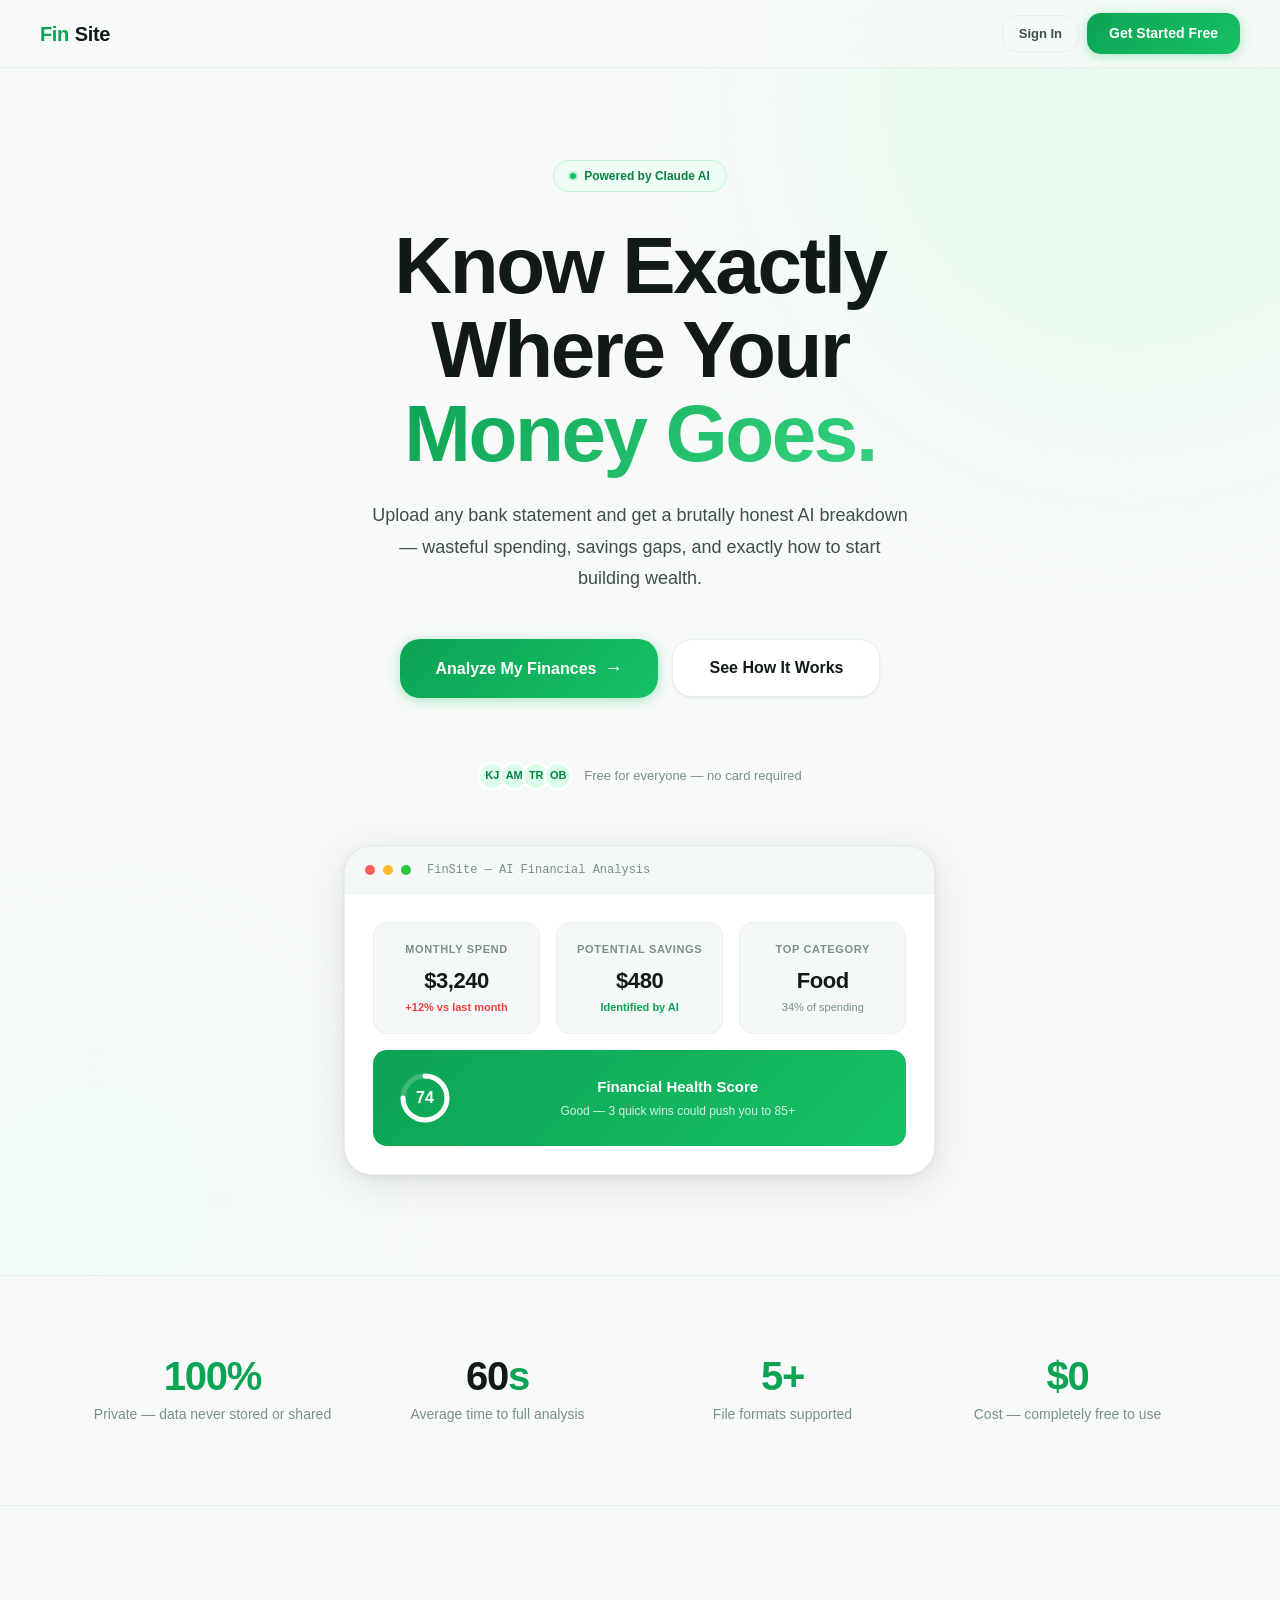
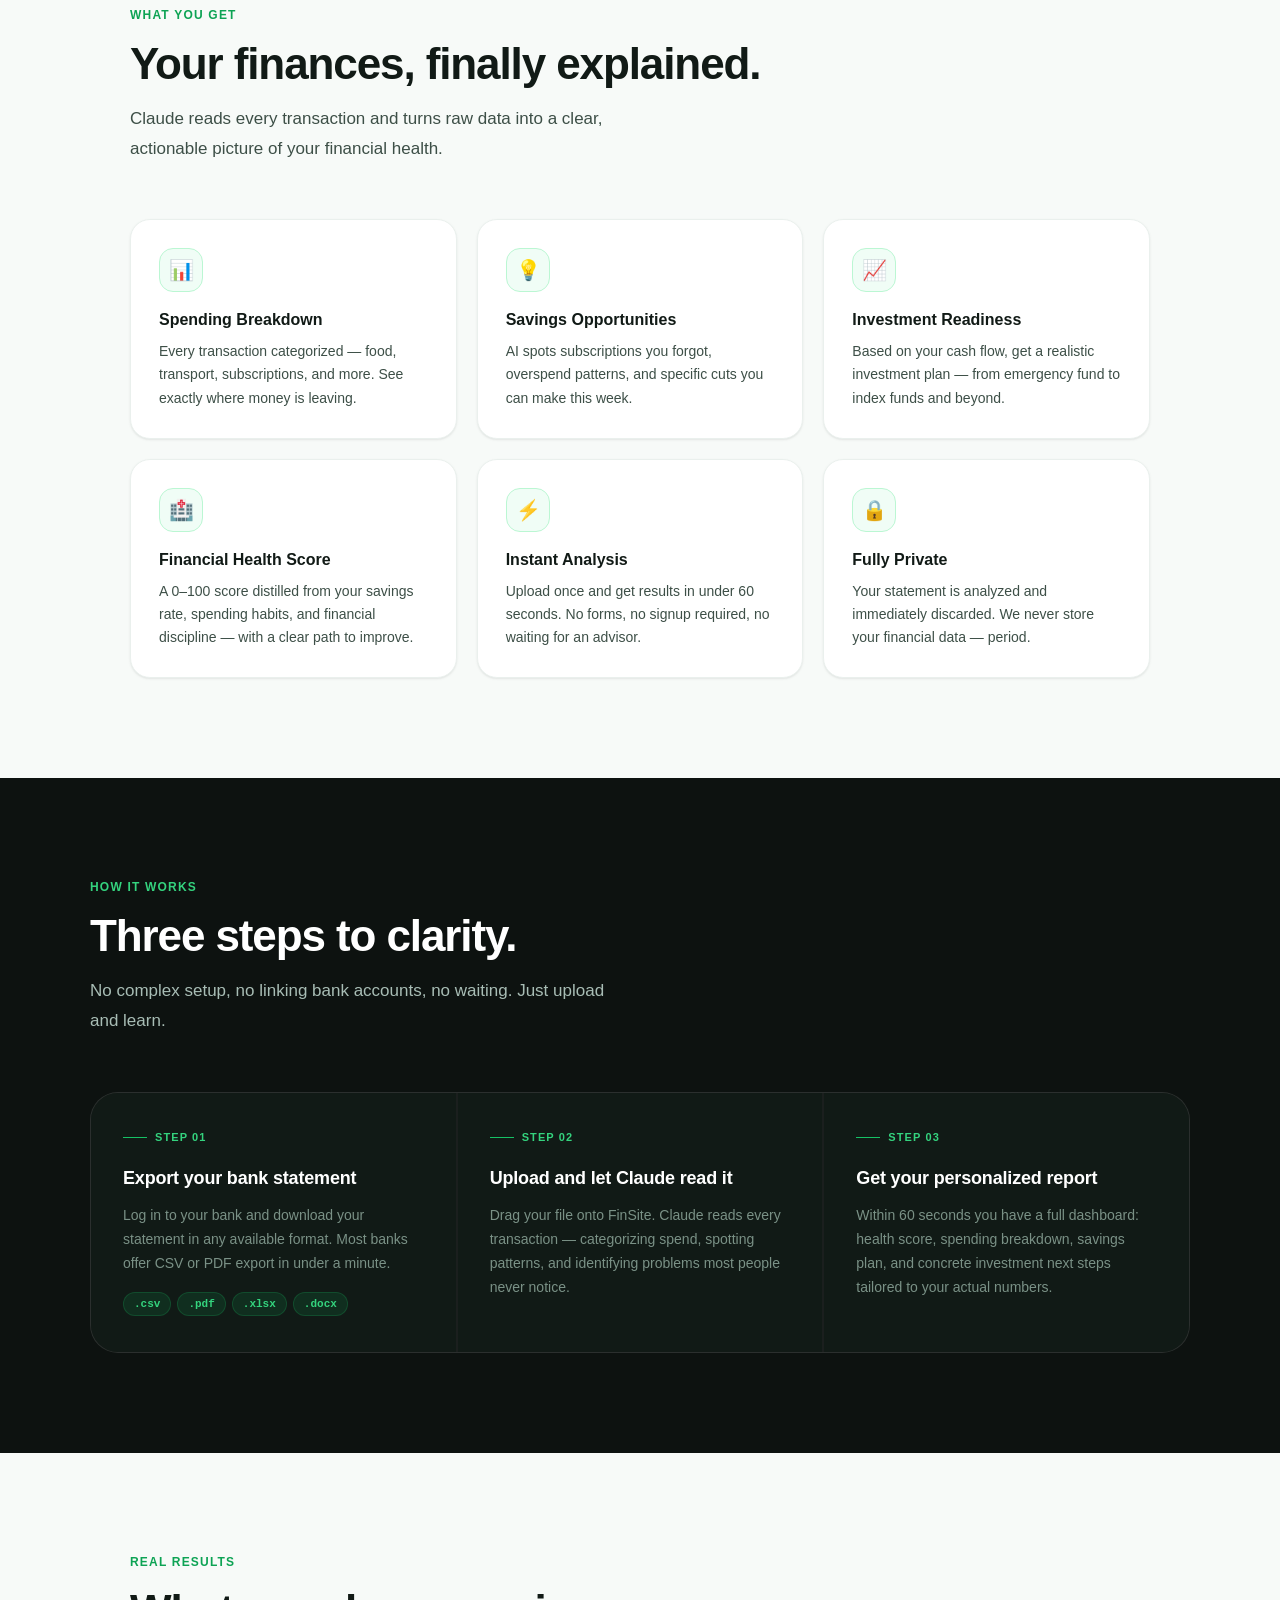
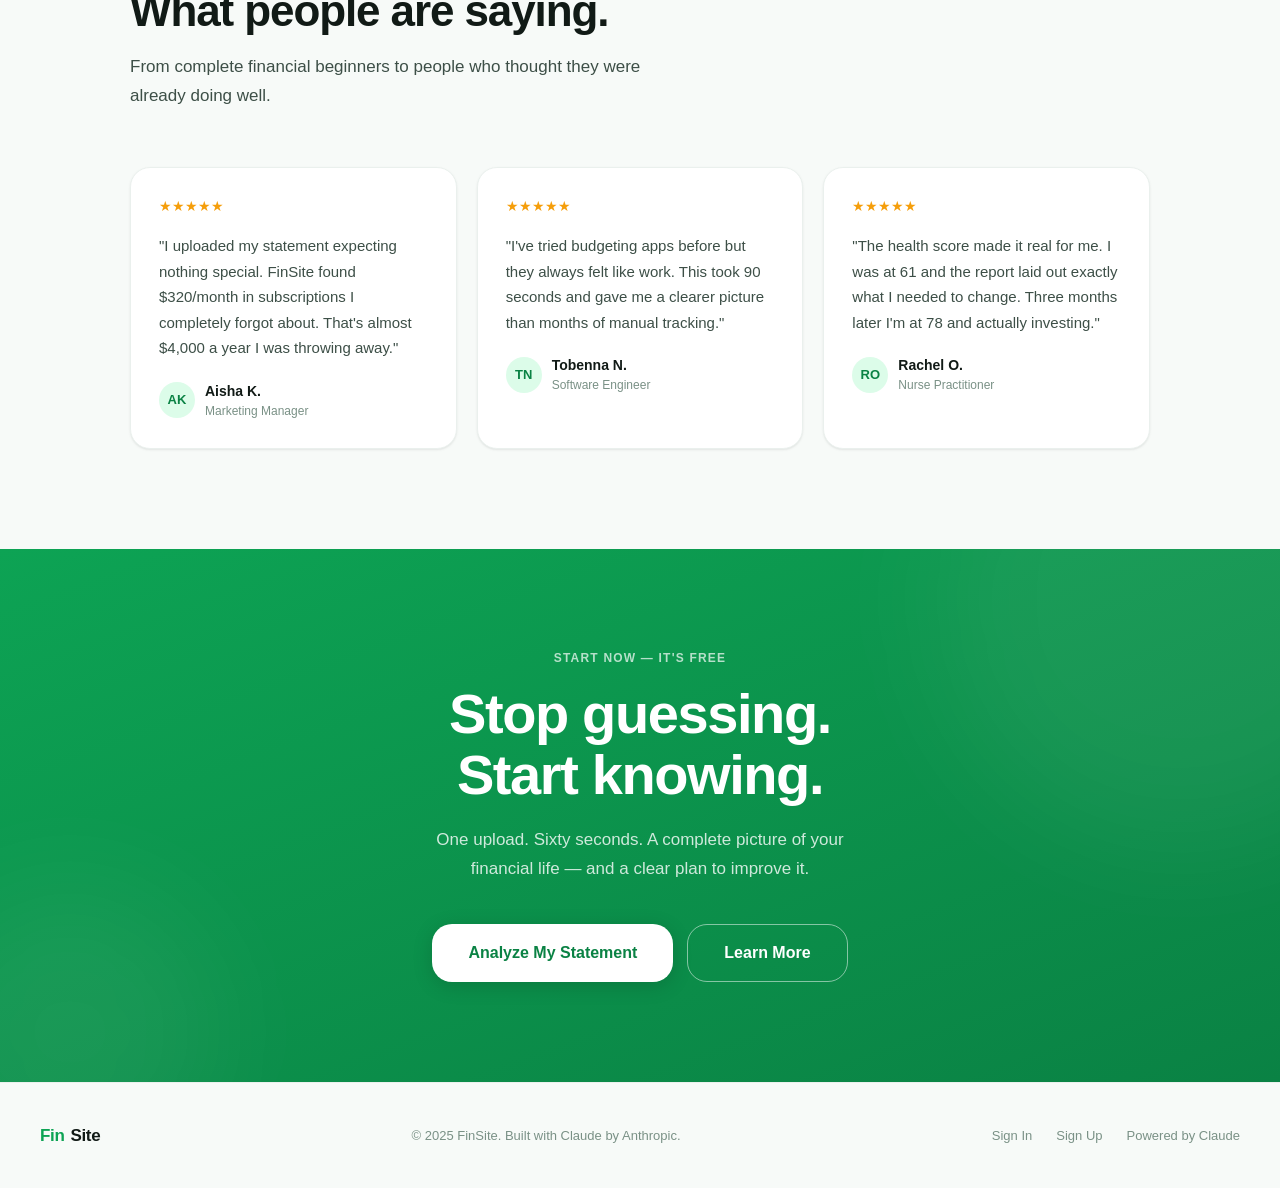
<file: landing.html>
<!DOCTYPE html>
<html lang="en">
<head>
  <meta charset="UTF-8" />
  <meta name="viewport" content="width=device-width, initial-scale=1.0" />
  <title>FinSite — AI Financial Analyzer</title>
  <meta name="description" content="Upload your bank statement and get a brutally honest AI breakdown of your spending, savings gaps, and investment opportunities. Powered by Claude." />

  <link rel="preconnect" href="https://fonts.googleapis.com" />
  <link rel="preconnect" href="https://fonts.gstatic.com" crossorigin />
  <link href="https://fonts.googleapis.com/css2?family=Outfit:wght@300;400;500;600;700;800&family=JetBrains+Mono:wght@300;400;500&display=swap" rel="stylesheet" />

  <meta http-equiv="Content-Security-Policy" content="
    default-src 'self';
    script-src 'self';
    style-src 'self' 'unsafe-inline' https://fonts.googleapis.com;
    font-src https://fonts.gstatic.com;
    img-src 'self' data:;
    connect-src 'self';
    frame-ancestors 'none';
    object-src 'none';
    base-uri 'self';
  ">

  <link rel="stylesheet" href="css/main.css" />
  <link rel="stylesheet" href="css/components.css" />

  <style>
    /* ── Landing-specific styles ── */
    body { overflow-x: hidden; }

    /* Nav */
    .land-nav {
      position: fixed; top: 0; left: 0; right: 0; z-index: 100;
      display: flex; align-items: center; justify-content: space-between;
      padding: 0 40px; height: 68px;
      background: rgba(247,250,248,0.85);
      backdrop-filter: blur(16px) saturate(160%);
      -webkit-backdrop-filter: blur(16px) saturate(160%);
      border-bottom: 1px solid var(--border-soft);
    }

    .land-logo {
      font-size: 20px; font-weight: 800; letter-spacing: -0.02em;
      display: flex; align-items: center; gap: 6px;
    }
    .land-logo .fin { color: var(--green-600); }

    .land-nav-links {
      display: flex; align-items: center; gap: 8px;
    }

    /* Hero */
    .hero {
      padding: 160px 40px 100px;
      display: flex; flex-direction: column; align-items: center; text-align: center;
      position: relative; overflow: hidden;
    }

    .hero-badge {
      display: inline-flex; align-items: center; gap: 8px;
      padding: 6px 16px; border-radius: 100px;
      background: var(--green-50); border: 1px solid var(--green-200);
      font-size: 12px; font-weight: 600; color: var(--green-700);
      margin-bottom: 32px;
    }
    .hero-badge .dot {
      width: 6px; height: 6px; border-radius: 50%;
      background: var(--green-500);
      box-shadow: 0 0 0 2px rgba(22,193,101,0.25);
    }

    .hero-heading {
      font-size: clamp(42px, 7vw, 80px);
      font-weight: 800;
      line-height: 1.05;
      letter-spacing: -0.03em;
      color: var(--gray-900);
      max-width: 800px;
      margin-bottom: 24px;
    }
    .hero-heading .accent {
      background: linear-gradient(135deg, var(--green-600), var(--green-400));
      -webkit-background-clip: text;
      -webkit-text-fill-color: transparent;
      background-clip: text;
    }

    .hero-sub {
      font-size: 18px; color: var(--text-secondary);
      line-height: 1.75; max-width: 540px;
      margin-bottom: 44px;
    }

    .hero-cta {
      display: flex; align-items: center; gap: 14px; flex-wrap: wrap;
      justify-content: center; margin-bottom: 64px;
    }

    .hero-social {
      display: flex; align-items: center; gap: 12px;
      font-size: 13px; color: var(--text-muted);
    }
    .avatar-stack {
      display: flex;
    }
    .avatar-stack span {
      width: 28px; height: 28px; border-radius: 50%;
      border: 2px solid var(--white);
      background: var(--green-100);
      display: flex; align-items: center; justify-content: center;
      font-size: 11px; font-weight: 700; color: var(--green-700);
      margin-left: -6px;
    }
    .avatar-stack span:first-child { margin-left: 0; }

    /* Hero preview card */
    .hero-preview {
      width: 100%; max-width: 720px;
      background: var(--white);
      border: 1px solid var(--border-soft);
      border-radius: var(--r-xl);
      box-shadow: var(--shadow-lg), 0 0 0 1px rgba(16,193,101,0.04);
      overflow: hidden;
      position: relative;
    }

    .preview-bar {
      display: flex; align-items: center; gap: 8px;
      padding: 14px 20px;
      border-bottom: 1px solid var(--border-soft);
      background: var(--gray-50);
    }
    .preview-dot {
      width: 10px; height: 10px; border-radius: 50%;
    }

    .preview-body {
      padding: 28px;
      display: grid; grid-template-columns: 1fr 1fr 1fr; gap: 16px;
    }

    .preview-stat {
      background: var(--gray-50);
      border: 1px solid var(--border-soft);
      border-radius: var(--r-md);
      padding: 18px 20px;
    }
    .preview-stat-label {
      font-size: 11px; font-weight: 600; color: var(--text-muted);
      text-transform: uppercase; letter-spacing: 0.06em;
      margin-bottom: 6px;
    }
    .preview-stat-value {
      font-size: 22px; font-weight: 800; color: var(--gray-900);
      letter-spacing: -0.02em;
    }
    .preview-stat-sub {
      font-size: 11px; color: var(--text-muted); margin-top: 2px;
    }
    .preview-stat-sub.green { color: var(--green-600); font-weight: 600; }
    .preview-stat-sub.red   { color: var(--red); font-weight: 600; }

    .preview-score {
      grid-column: span 3;
      display: flex; align-items: center; gap: 20px;
      background: linear-gradient(135deg, var(--green-600), var(--green-500));
      border-radius: var(--r-md);
      padding: 20px 24px;
      color: var(--white);
    }
    .score-ring-sm {
      flex-shrink: 0;
      display: flex; align-items: center; justify-content: center;
      width: 56px; height: 56px; position: relative;
    }
    .score-ring-sm svg { position: absolute; }
    .score-ring-sm .score-num {
      font-size: 16px; font-weight: 800; position: relative; z-index: 1;
    }
    .preview-score-text {
      flex: 1;
    }
    .preview-score-title {
      font-size: 15px; font-weight: 700; margin-bottom: 4px;
    }
    .preview-score-sub {
      font-size: 12px; opacity: 0.8;
    }

    /* Background blobs */
    .bg-blob {
      position: absolute; border-radius: 50%;
      filter: blur(90px); pointer-events: none; z-index: 0;
    }

    /* Section wrapper */
    .section {
      padding: 100px 40px;
      max-width: 1100px;
      margin: 0 auto;
    }

    .section-label {
      font-size: 12px; font-weight: 700; letter-spacing: 0.1em;
      text-transform: uppercase; color: var(--green-600);
      margin-bottom: 16px;
    }

    .section-title {
      font-size: clamp(28px, 4vw, 44px);
      font-weight: 800; letter-spacing: -0.025em;
      color: var(--gray-900); line-height: 1.1;
      margin-bottom: 16px;
    }

    .section-sub {
      font-size: 17px; color: var(--text-secondary);
      line-height: 1.75; max-width: 520px;
    }

    /* Features grid */
    .features-grid {
      display: grid;
      grid-template-columns: repeat(3, 1fr);
      gap: 20px;
      margin-top: 56px;
    }

    .feature-card {
      background: var(--white);
      border: 1px solid var(--border-soft);
      border-radius: var(--r-lg);
      padding: 28px;
      box-shadow: var(--shadow-xs);
      transition: box-shadow 0.25s, transform 0.25s, border-color 0.25s;
    }
    .feature-card:hover {
      box-shadow: var(--shadow-md);
      transform: translateY(-3px);
      border-color: var(--accent-border);
    }

    .feature-icon {
      width: 44px; height: 44px; border-radius: var(--r-md);
      background: var(--green-50); border: 1px solid var(--green-200);
      display: flex; align-items: center; justify-content: center;
      font-size: 20px; margin-bottom: 16px;
    }

    .feature-title {
      font-size: 16px; font-weight: 700; color: var(--gray-900);
      margin-bottom: 8px;
    }

    .feature-desc {
      font-size: 14px; color: var(--text-secondary); line-height: 1.65;
    }

    /* How it works */
    .steps-section {
      background: var(--gray-950);
      padding: 100px 40px;
      position: relative; overflow: hidden;
    }

    .steps-inner {
      max-width: 1100px; margin: 0 auto;
    }

    .steps-section .section-label { color: var(--green-400); }
    .steps-section .section-title { color: var(--white); }
    .steps-section .section-sub { color: var(--gray-300); }

    .steps-grid {
      display: grid; grid-template-columns: repeat(3, 1fr);
      gap: 2px; margin-top: 56px;
      background: rgba(255,255,255,0.06);
      border-radius: var(--r-xl);
      overflow: hidden;
      border: 1px solid rgba(255,255,255,0.07);
    }

    .step-card {
      padding: 36px 32px;
      background: var(--gray-900);
      position: relative;
    }

    .step-number {
      font-size: 11px; font-weight: 700; color: var(--green-400);
      letter-spacing: 0.1em; text-transform: uppercase;
      margin-bottom: 20px; display: flex; align-items: center; gap: 8px;
    }
    .step-number::before {
      content: '';
      display: block; width: 24px; height: 1px;
      background: var(--green-500);
    }

    .step-title {
      font-size: 18px; font-weight: 700; color: var(--white);
      margin-bottom: 12px; letter-spacing: -0.01em;
    }

    .step-desc {
      font-size: 14px; color: var(--gray-400); line-height: 1.7;
    }

    .step-formats {
      display: flex; gap: 6px; flex-wrap: wrap; margin-top: 16px;
    }
    .step-format-chip {
      padding: 3px 10px; border-radius: 100px;
      background: rgba(22,193,101,0.12);
      border: 1px solid rgba(22,193,101,0.2);
      font-size: 11px; font-weight: 600;
      color: var(--green-400);
      font-family: 'JetBrains Mono', monospace;
    }

    /* Stats strip */
    .stats-section {
      padding: 80px 40px;
      border-top: 1px solid var(--border-soft);
      border-bottom: 1px solid var(--border-soft);
    }
    .stats-inner {
      max-width: 1100px; margin: 0 auto;
      display: grid; grid-template-columns: repeat(4, 1fr);
      gap: 40px; text-align: center;
    }
    .stat-value {
      font-size: 40px; font-weight: 800; letter-spacing: -0.03em;
      color: var(--gray-900); line-height: 1;
      margin-bottom: 8px;
    }
    .stat-value .stat-accent { color: var(--green-600); }
    .stat-label {
      font-size: 14px; color: var(--text-muted); line-height: 1.5;
    }

    /* Testimonials */
    .testimonials-grid {
      display: grid; grid-template-columns: repeat(3, 1fr);
      gap: 20px; margin-top: 56px;
    }

    .testimonial-card {
      background: var(--white);
      border: 1px solid var(--border-soft);
      border-radius: var(--r-lg);
      padding: 28px;
      box-shadow: var(--shadow-xs);
    }

    .testimonial-stars {
      display: flex; gap: 3px; margin-bottom: 16px;
      color: #f59e0b; font-size: 14px;
    }

    .testimonial-text {
      font-size: 15px; color: var(--text-secondary);
      line-height: 1.7; margin-bottom: 20px;
    }

    .testimonial-author {
      display: flex; align-items: center; gap: 10px;
    }
    .testimonial-avatar {
      width: 36px; height: 36px; border-radius: 50%;
      background: var(--green-100);
      display: flex; align-items: center; justify-content: center;
      font-size: 13px; font-weight: 700; color: var(--green-700);
      flex-shrink: 0;
    }
    .testimonial-name {
      font-size: 14px; font-weight: 600; color: var(--gray-900);
    }
    .testimonial-role {
      font-size: 12px; color: var(--text-muted);
    }

    /* CTA section */
    .cta-section {
      padding: 100px 40px;
      background: linear-gradient(160deg, var(--green-600) 0%, var(--green-700) 100%);
      text-align: center; position: relative; overflow: hidden;
    }

    .cta-section .section-label {
      color: rgba(255,255,255,0.7);
    }
    .cta-heading {
      font-size: clamp(32px, 5vw, 56px);
      font-weight: 800; letter-spacing: -0.025em;
      color: var(--white); line-height: 1.1;
      margin-bottom: 20px; max-width: 640px; margin-left: auto; margin-right: auto;
    }
    .cta-sub {
      font-size: 17px; color: rgba(255,255,255,0.8);
      line-height: 1.7; max-width: 440px;
      margin: 0 auto 40px;
    }

    .btn-white {
      background: var(--white);
      color: var(--green-700);
      font-weight: 700;
      box-shadow: 0 4px 20px rgba(0,0,0,0.15);
    }
    .btn-white:hover {
      transform: translateY(-2px);
      box-shadow: 0 8px 32px rgba(0,0,0,0.2);
    }

    .btn-outline-white {
      background: transparent;
      color: var(--white);
      border: 1.5px solid rgba(255,255,255,0.5);
      font-weight: 600;
    }
    .btn-outline-white:hover {
      background: rgba(255,255,255,0.1);
      border-color: rgba(255,255,255,0.8);
    }

    /* Footer */
    .land-footer {
      padding: 40px;
      border-top: 1px solid var(--border-soft);
      display: flex; align-items: center; justify-content: space-between;
      flex-wrap: wrap; gap: 16px;
    }
    .footer-copy {
      font-size: 13px; color: var(--text-muted);
    }
    .footer-links {
      display: flex; gap: 24px;
    }
    .footer-links a {
      font-size: 13px; color: var(--text-muted);
      transition: color 0.2s;
    }
    .footer-links a:hover { color: var(--text-secondary); }

    /* Responsive */
    @media (max-width: 900px) {
      .land-nav { padding: 0 20px; }
      .hero { padding: 130px 20px 80px; }
      .features-grid { grid-template-columns: 1fr 1fr; }
      .steps-grid { grid-template-columns: 1fr; }
      .stats-inner { grid-template-columns: 1fr 1fr; }
      .testimonials-grid { grid-template-columns: 1fr; }
      .preview-body { grid-template-columns: 1fr 1fr; }
      .preview-score { grid-column: span 2; }
      .section { padding: 70px 20px; }
      .steps-section { padding: 70px 20px; }
      .stats-section { padding: 60px 20px; }
      .cta-section { padding: 70px 20px; }
      .land-footer { padding: 32px 20px; }
    }
    @media (max-width: 600px) {
      .features-grid { grid-template-columns: 1fr; }
      .stats-inner { grid-template-columns: 1fr 1fr; gap: 24px; }
      .hero-cta { flex-direction: column; }
      .preview-body { grid-template-columns: 1fr; }
      .preview-score { grid-column: span 1; }
    }
  </style>
</head>
<body>

  <!-- Nav -->
  <nav class="land-nav">
    <div class="land-logo">
      <span class="fin">Fin</span>Site
    </div>
    <div class="land-nav-links">
      <a href="auth.html" class="btn btn-ghost">Sign In</a>
      <a href="auth.html" class="btn btn-primary" style="font-size:14px;padding:10px 22px;">Get Started Free</a>
    </div>
  </nav>

  <!-- Hero -->
  <section class="hero">
    <!-- background blobs -->
    <div class="bg-blob" style="width:600px;height:600px;top:-200px;right:-150px;background:var(--green-100);opacity:0.5;"></div>
    <div class="bg-blob" style="width:350px;height:350px;bottom:-100px;left:-80px;background:var(--green-50);opacity:0.7;"></div>

    <div style="position:relative;z-index:1;display:flex;flex-direction:column;align-items:center;">
      <div class="hero-badge animate-fadeUp">
        <span class="dot"></span>
        Powered by Claude AI
      </div>

      <h1 class="hero-heading animate-fadeUp delay-1">
        Know Exactly<br/>Where Your<br/><span class="accent">Money Goes.</span>
      </h1>

      <p class="hero-sub animate-fadeUp delay-2">
        Upload any bank statement and get a brutally honest AI breakdown — wasteful spending, savings gaps, and exactly how to start building wealth.
      </p>

      <div class="hero-cta animate-fadeUp delay-3">
        <a href="auth.html" class="btn btn-primary btn-lg">
          Analyze My Finances
          <span style="font-size:18px;">→</span>
        </a>
        <a href="#how-it-works" class="btn btn-secondary btn-lg">See How It Works</a>
      </div>

      <div class="hero-social animate-fadeUp delay-4">
        <div class="avatar-stack">
          <span>KJ</span>
          <span>AM</span>
          <span>TR</span>
          <span>OB</span>
        </div>
        <span>Free for everyone &mdash; no card required</span>
      </div>

      <!-- Dashboard preview -->
      <div class="hero-preview animate-scaleIn delay-5" style="margin-top:56px;">
        <div class="preview-bar">
          <div class="preview-dot" style="background:#ff5f57;"></div>
          <div class="preview-dot" style="background:#febc2e;"></div>
          <div class="preview-dot" style="background:#28c840;"></div>
          <span style="font-size:12px;color:var(--text-muted);margin-left:8px;font-family:'JetBrains Mono',monospace;">FinSite — AI Financial Analysis</span>
        </div>
        <div class="preview-body">
          <div class="preview-stat">
            <div class="preview-stat-label">Monthly Spend</div>
            <div class="preview-stat-value">$3,240</div>
            <div class="preview-stat-sub red">+12% vs last month</div>
          </div>
          <div class="preview-stat">
            <div class="preview-stat-label">Potential Savings</div>
            <div class="preview-stat-value">$480</div>
            <div class="preview-stat-sub green">Identified by AI</div>
          </div>
          <div class="preview-stat">
            <div class="preview-stat-label">Top Category</div>
            <div class="preview-stat-value">Food</div>
            <div class="preview-stat-sub" style="color:var(--text-muted);">34% of spending</div>
          </div>
          <div class="preview-score">
            <div class="score-ring-sm">
              <svg width="56" height="56" viewBox="0 0 56 56">
                <circle cx="28" cy="28" r="22" fill="none" stroke="rgba(255,255,255,0.2)" stroke-width="5"/>
                <circle cx="28" cy="28" r="22" fill="none" stroke="white" stroke-width="5"
                  stroke-dasharray="138" stroke-dashoffset="35"
                  stroke-linecap="round" transform="rotate(-90 28 28)"/>
              </svg>
              <span class="score-num">74</span>
            </div>
            <div class="preview-score-text">
              <div class="preview-score-title">Financial Health Score</div>
              <div class="preview-score-sub">Good — 3 quick wins could push you to 85+</div>
            </div>
          </div>
        </div>
      </div>
    </div>
  </section>

  <!-- Stats -->
  <div class="stats-section">
    <div class="stats-inner">
      <div class="animate-fadeUp">
        <div class="stat-value"><span class="stat-accent">100%</span></div>
        <div class="stat-label">Private — data never stored or shared</div>
      </div>
      <div class="animate-fadeUp delay-1">
        <div class="stat-value">60<span class="stat-accent">s</span></div>
        <div class="stat-label">Average time to full analysis</div>
      </div>
      <div class="animate-fadeUp delay-2">
        <div class="stat-value"><span class="stat-accent">5+</span></div>
        <div class="stat-label">File formats supported</div>
      </div>
      <div class="animate-fadeUp delay-3">
        <div class="stat-value"><span class="stat-accent">$0</span></div>
        <div class="stat-label">Cost — completely free to use</div>
      </div>
    </div>
  </div>

  <!-- Features -->
  <div class="section">
    <div class="section-label">What You Get</div>
    <h2 class="section-title">Your finances, finally explained.</h2>
    <p class="section-sub">Claude reads every transaction and turns raw data into a clear, actionable picture of your financial health.</p>

    <div class="features-grid">
      <div class="feature-card animate-fadeUp">
        <div class="feature-icon">📊</div>
        <div class="feature-title">Spending Breakdown</div>
        <div class="feature-desc">Every transaction categorized — food, transport, subscriptions, and more. See exactly where money is leaving.</div>
      </div>
      <div class="feature-card animate-fadeUp delay-1">
        <div class="feature-icon">💡</div>
        <div class="feature-title">Savings Opportunities</div>
        <div class="feature-desc">AI spots subscriptions you forgot, overspend patterns, and specific cuts you can make this week.</div>
      </div>
      <div class="feature-card animate-fadeUp delay-2">
        <div class="feature-icon">📈</div>
        <div class="feature-title">Investment Readiness</div>
        <div class="feature-desc">Based on your cash flow, get a realistic investment plan — from emergency fund to index funds and beyond.</div>
      </div>
      <div class="feature-card animate-fadeUp delay-3">
        <div class="feature-icon">🏥</div>
        <div class="feature-title">Financial Health Score</div>
        <div class="feature-desc">A 0–100 score distilled from your savings rate, spending habits, and financial discipline — with a clear path to improve.</div>
      </div>
      <div class="feature-card animate-fadeUp delay-4">
        <div class="feature-icon">⚡</div>
        <div class="feature-title">Instant Analysis</div>
        <div class="feature-desc">Upload once and get results in under 60 seconds. No forms, no signup required, no waiting for an advisor.</div>
      </div>
      <div class="feature-card animate-fadeUp delay-5">
        <div class="feature-icon">🔒</div>
        <div class="feature-title">Fully Private</div>
        <div class="feature-desc">Your statement is analyzed and immediately discarded. We never store your financial data — period.</div>
      </div>
    </div>
  </div>

  <!-- How it works -->
  <section class="steps-section" id="how-it-works">
    <div class="steps-inner">
      <div class="section-label">How It Works</div>
      <h2 class="section-title">Three steps to clarity.</h2>
      <p class="section-sub" style="color:var(--gray-300);">No complex setup, no linking bank accounts, no waiting. Just upload and learn.</p>

      <div class="steps-grid">
        <div class="step-card">
          <div class="step-number">Step 01</div>
          <div class="step-title">Export your bank statement</div>
          <div class="step-desc">Log in to your bank and download your statement in any available format. Most banks offer CSV or PDF export in under a minute.</div>
          <div class="step-formats">
            <span class="step-format-chip">.csv</span>
            <span class="step-format-chip">.pdf</span>
            <span class="step-format-chip">.xlsx</span>
            <span class="step-format-chip">.docx</span>
          </div>
        </div>
        <div class="step-card">
          <div class="step-number">Step 02</div>
          <div class="step-title">Upload and let Claude read it</div>
          <div class="step-desc">Drag your file onto FinSite. Claude reads every transaction — categorizing spend, spotting patterns, and identifying problems most people never notice.</div>
        </div>
        <div class="step-card">
          <div class="step-number">Step 03</div>
          <div class="step-title">Get your personalized report</div>
          <div class="step-desc">Within 60 seconds you have a full dashboard: health score, spending breakdown, savings plan, and concrete investment next steps tailored to your actual numbers.</div>
        </div>
      </div>
    </div>
  </section>

  <!-- Testimonials -->
  <div class="section">
    <div class="section-label">Real Results</div>
    <h2 class="section-title">What people are saying.</h2>
    <p class="section-sub">From complete financial beginners to people who thought they were already doing well.</p>

    <div class="testimonials-grid">
      <div class="testimonial-card animate-fadeUp">
        <div class="testimonial-stars">★★★★★</div>
        <p class="testimonial-text">"I uploaded my statement expecting nothing special. FinSite found $320/month in subscriptions I completely forgot about. That's almost $4,000 a year I was throwing away."</p>
        <div class="testimonial-author">
          <div class="testimonial-avatar">AK</div>
          <div>
            <div class="testimonial-name">Aisha K.</div>
            <div class="testimonial-role">Marketing Manager</div>
          </div>
        </div>
      </div>
      <div class="testimonial-card animate-fadeUp delay-2">
        <div class="testimonial-stars">★★★★★</div>
        <p class="testimonial-text">"I've tried budgeting apps before but they always felt like work. This took 90 seconds and gave me a clearer picture than months of manual tracking."</p>
        <div class="testimonial-author">
          <div class="testimonial-avatar">TN</div>
          <div>
            <div class="testimonial-name">Tobenna N.</div>
            <div class="testimonial-role">Software Engineer</div>
          </div>
        </div>
      </div>
      <div class="testimonial-card animate-fadeUp delay-4">
        <div class="testimonial-stars">★★★★★</div>
        <p class="testimonial-text">"The health score made it real for me. I was at 61 and the report laid out exactly what I needed to change. Three months later I'm at 78 and actually investing."</p>
        <div class="testimonial-author">
          <div class="testimonial-avatar">RO</div>
          <div>
            <div class="testimonial-name">Rachel O.</div>
            <div class="testimonial-role">Nurse Practitioner</div>
          </div>
        </div>
      </div>
    </div>
  </div>

  <!-- CTA -->
  <section class="cta-section">
    <div style="position:relative;z-index:1;">
      <div class="section-label animate-fadeUp">Start Now — It's Free</div>
      <h2 class="cta-heading animate-fadeUp delay-1">Stop guessing.<br/>Start knowing.</h2>
      <p class="cta-sub animate-fadeUp delay-2">One upload. Sixty seconds. A complete picture of your financial life — and a clear plan to improve it.</p>
      <div style="display:flex;gap:14px;justify-content:center;flex-wrap:wrap;" class="animate-fadeUp delay-3">
        <a href="auth.html" class="btn btn-white btn-lg">Analyze My Statement</a>
        <a href="#how-it-works" class="btn btn-outline-white btn-lg">Learn More</a>
      </div>
    </div>
    <!-- decorative blobs -->
    <div class="bg-blob" style="width:500px;height:500px;top:-200px;right:-150px;background:rgba(255,255,255,0.06);filter:blur(60px);"></div>
    <div class="bg-blob" style="width:300px;height:300px;bottom:-100px;left:-80px;background:rgba(255,255,255,0.06);filter:blur(60px);"></div>
  </section>

  <!-- Footer -->
  <footer class="land-footer">
    <div class="land-logo" style="font-size:17px;">
      <span class="fin">Fin</span>Site
    </div>
    <div class="footer-copy">
      &copy; 2025 FinSite. Built with Claude by Anthropic.
    </div>
    <div class="footer-links">
      <a href="auth.html">Sign In</a>
      <a href="auth.html">Sign Up</a>
      <a href="https://anthropic.com" target="_blank" rel="noopener noreferrer">Powered by Claude</a>
    </div>
  </footer>

</body>
</html>
</file>
<file: css/main.css>
/* ═══════════════════════════════════════════
   FINSITE — main.css
   Global reset, variables, typography
═══════════════════════════════════════════ */

@import url('https://fonts.googleapis.com/css2?family=Outfit:wght@300;400;500;600;700;800&family=JetBrains+Mono:wght@300;400;500&display=swap');

/* ── CSS Variables ── */
:root {
  /* Greens */
  --green-50:  #f0fdf6;
  --green-100: #dcfce9;
  --green-200: #bbf7d3;
  --green-400: #34d37e;
  --green-500: #16c165;
  --green-600: #0da354;
  --green-700: #0a8244;
  --green-900: #052e1c;

  /* Blacks & Grays */
  --black:     #060a08;
  --gray-950:  #0d1210;
  --gray-900:  #111a16;
  --gray-800:  #1c2820;
  --gray-700:  #283530;
  --gray-600:  #3d4f47;
  --gray-400:  #7a9186;
  --gray-300:  #a8bdb5;
  --gray-200:  #d0ddd9;
  --gray-100:  #eaf0ed;
  --gray-50:   #f4f8f6;

  /* Whites */
  --white:     #ffffff;
  --off-white: #f7faf8;

  /* Semantic */
  --bg:           var(--off-white);
  --surface:      var(--white);
  --surface-2:    rgba(255,255,255,0.72);
  --sidebar-bg:   var(--gray-950);
  --text-primary: var(--gray-900);
  --text-secondary: var(--gray-600);
  --text-muted:   var(--gray-400);
  --border:       rgba(16, 193, 101, 0.1);
  --border-soft:  var(--gray-100);
  --accent:       var(--green-500);
  --accent-hover: var(--green-600);
  --accent-bg:    var(--green-50);
  --accent-border: rgba(16, 193, 101, 0.25);

  /* Red for negatives */
  --red: #f04040;
  --red-bg: #fff5f5;

  /* Shadows */
  --shadow-xs: 0 1px 3px rgba(6,10,8,0.06), 0 1px 2px rgba(6,10,8,0.04);
  --shadow-sm: 0 2px 8px rgba(6,10,8,0.07), 0 1px 3px rgba(6,10,8,0.05);
  --shadow-md: 0 4px 20px rgba(6,10,8,0.08), 0 2px 8px rgba(6,10,8,0.05);
  --shadow-lg: 0 8px 40px rgba(6,10,8,0.1), 0 4px 16px rgba(6,10,8,0.06);
  --shadow-green: 0 4px 20px rgba(16,193,101,0.25);

  /* Glass */
  --glass-bg: rgba(255,255,255,0.65);
  --glass-border: rgba(255,255,255,0.9);
  --glass-blur: blur(20px) saturate(180%);

  /* Radii */
  --r-sm:  8px;
  --r-md:  14px;
  --r-lg:  20px;
  --r-xl:  28px;
  --r-2xl: 40px;

  /* Spacing */
  --sidebar-width: 240px;
  --header-h: 68px;
}

/* ── Reset ── */
*, *::before, *::after {
  box-sizing: border-box;
  margin: 0;
  padding: 0;
}

html { font-size: 16px; scroll-behavior: smooth; }

body {
  font-family: 'Outfit', sans-serif;
  background: var(--bg);
  color: var(--text-primary);
  line-height: 1.5;
  -webkit-font-smoothing: antialiased;
  min-height: 100vh;
}

a { color: inherit; text-decoration: none; }
button { cursor: pointer; font-family: inherit; }
input, textarea { font-family: inherit; }
img { display: block; max-width: 100%; }

/* ── Scrollbar ── */
::-webkit-scrollbar { width: 5px; height: 5px; }
::-webkit-scrollbar-track { background: transparent; }
::-webkit-scrollbar-thumb { background: var(--gray-200); border-radius: 10px; }
::-webkit-scrollbar-thumb:hover { background: var(--gray-300); }

/* ── Typography ── */
.font-mono { font-family: 'JetBrains Mono', monospace; }

h1, h2, h3, h4 { font-weight: 700; line-height: 1.15; }

/* ── Animations ── */
@keyframes fadeUp {
  from { opacity: 0; transform: translateY(20px); }
  to   { opacity: 1; transform: translateY(0); }
}
@keyframes fadeIn {
  from { opacity: 0; }
  to   { opacity: 1; }
}
@keyframes scaleIn {
  from { opacity: 0; transform: scale(0.95); }
  to   { opacity: 1; transform: scale(1); }
}
@keyframes shimmer {
  0%   { background-position: -400px 0; }
  100% { background-position: 400px 0; }
}
@keyframes spin {
  to { transform: rotate(360deg); }
}
@keyframes pulse {
  0%, 100% { opacity: 1; }
  50%       { opacity: 0.45; }
}
@keyframes barGrow {
  from { width: 0; }
  to   { width: var(--w); }
}
@keyframes ringFill {
  from { stroke-dashoffset: var(--circumference); }
  to   { stroke-dashoffset: var(--offset); }
}
@keyframes countUp {
  from { opacity: 0; transform: translateY(10px); }
  to   { opacity: 1; transform: translateY(0); }
}
@keyframes blob {
  0%, 100% { border-radius: 60% 40% 30% 70% / 60% 30% 70% 40%; }
  50%       { border-radius: 30% 60% 70% 40% / 50% 60% 30% 60%; }
}
@keyframes scanline {
  0%   { top: -2px; }
  100% { top: 100%; }
}

.animate-fadeUp   { animation: fadeUp  0.5s cubic-bezier(0.22,1,0.36,1) both; }
.animate-fadeIn   { animation: fadeIn  0.4s ease both; }
.animate-scaleIn  { animation: scaleIn 0.4s cubic-bezier(0.22,1,0.36,1) both; }

/* Stagger delays */
.delay-1 { animation-delay: 0.05s; }
.delay-2 { animation-delay: 0.10s; }
.delay-3 { animation-delay: 0.15s; }
.delay-4 { animation-delay: 0.20s; }
.delay-5 { animation-delay: 0.25s; }
.delay-6 { animation-delay: 0.30s; }

/* ── Layout helpers ── */
.flex        { display: flex; }
.flex-col    { display: flex; flex-direction: column; }
.items-center { align-items: center; }
.justify-between { justify-content: space-between; }
.gap-8  { gap: 8px; }
.gap-12 { gap: 12px; }
.gap-16 { gap: 16px; }
.gap-20 { gap: 20px; }
.gap-24 { gap: 24px; }
.w-full { width: 100%; }

/* ── Utility classes ── */
.text-green   { color: var(--accent); }
.text-red     { color: var(--red); }
.text-muted   { color: var(--text-muted); }
.text-secondary { color: var(--text-secondary); }
.font-500     { font-weight: 500; }
.font-600     { font-weight: 600; }
.font-700     { font-weight: 700; }
.font-800     { font-weight: 800; }
.text-xs      { font-size: 11px; }
.text-sm      { font-size: 13px; }
.text-base    { font-size: 15px; }
.text-lg      { font-size: 18px; }
.text-xl      { font-size: 22px; }
.text-2xl     { font-size: 28px; }
.text-3xl     { font-size: 36px; }
.uppercase    { text-transform: uppercase; letter-spacing: 0.08em; }

/* ── Skeleton loader ── */
.skeleton {
  background: linear-gradient(90deg, var(--gray-100) 25%, var(--gray-50) 50%, var(--gray-100) 75%);
  background-size: 800px 100%;
  animation: shimmer 1.4s infinite linear;
  border-radius: var(--r-sm);
}
</file>
<file: css/components.css>
/* ═══════════════════════════════════════════
   FINSITE — components.css
   Buttons, Cards, Inputs, Badges, Glass UI
═══════════════════════════════════════════ */

/* ══ GLASS CARD ══════════════════════════ */
.card {
  background: var(--glass-bg);
  border: 1px solid var(--glass-border);
  border-radius: var(--r-lg);
  backdrop-filter: var(--glass-blur);
  -webkit-backdrop-filter: var(--glass-blur);
  box-shadow: var(--shadow-sm);
  transition: box-shadow 0.25s ease, transform 0.25s ease, border-color 0.25s ease;
}

.card:hover {
  box-shadow: var(--shadow-md);
}

.card--solid {
  background: var(--white);
  border: 1px solid var(--border-soft);
}

.card--glass-dark {
  background: rgba(6,10,8,0.55);
  border: 1px solid rgba(255,255,255,0.08);
  color: var(--white);
}

.card--green {
  background: linear-gradient(135deg, var(--green-600) 0%, var(--green-500) 100%);
  border: 1px solid var(--green-400);
  color: var(--white);
  box-shadow: var(--shadow-green);
}

.card--inset {
  background: var(--gray-50);
  border: 1px solid var(--border-soft);
  border-radius: var(--r-md);
}

/* ══ BUTTONS ═════════════════════════════ */
.btn {
  display: inline-flex;
  align-items: center;
  justify-content: center;
  gap: 8px;
  font-family: 'Outfit', sans-serif;
  font-weight: 600;
  font-size: 14px;
  border: none;
  border-radius: var(--r-md);
  padding: 12px 24px;
  transition: all 0.2s ease;
  white-space: nowrap;
  position: relative;
  overflow: hidden;
}

.btn::after {
  content: '';
  position: absolute;
  inset: 0;
  background: rgba(255,255,255,0);
  transition: background 0.2s;
}
.btn:hover::after { background: rgba(255,255,255,0.08); }
.btn:active { transform: scale(0.98); }

.btn-primary {
  background: linear-gradient(135deg, var(--green-600), var(--green-500));
  color: var(--white);
  box-shadow: 0 2px 12px rgba(16,193,101,0.35);
}
.btn-primary:hover {
  box-shadow: 0 4px 20px rgba(16,193,101,0.5);
  transform: translateY(-1px);
}

.btn-secondary {
  background: var(--white);
  color: var(--text-primary);
  border: 1px solid var(--border-soft);
  box-shadow: var(--shadow-xs);
}
.btn-secondary:hover {
  border-color: var(--accent-border);
  box-shadow: var(--shadow-sm);
  transform: translateY(-1px);
}

.btn-ghost {
  background: transparent;
  color: var(--text-secondary);
  border: 1px solid var(--border-soft);
  font-size: 13px;
  padding: 8px 16px;
}
.btn-ghost:hover {
  color: var(--text-primary);
  border-color: var(--accent-border);
  background: var(--accent-bg);
}

.btn-icon {
  width: 36px;
  height: 36px;
  padding: 0;
  border-radius: var(--r-sm);
  font-size: 16px;
}

.btn-lg {
  font-size: 16px;
  padding: 16px 36px;
  border-radius: var(--r-lg);
}

.btn:disabled {
  opacity: 0.45;
  cursor: not-allowed;
  transform: none !important;
}

/* ══ INPUTS ══════════════════════════════ */
.input-group {
  display: flex;
  flex-direction: column;
  gap: 8px;
}

.input-label {
  font-size: 12px;
  font-weight: 600;
  color: var(--text-secondary);
  text-transform: uppercase;
  letter-spacing: 0.07em;
}

.input {
  width: 100%;
  background: var(--white);
  border: 1.5px solid var(--border-soft);
  border-radius: var(--r-md);
  padding: 13px 16px;
  font-family: 'Outfit', sans-serif;
  font-size: 14px;
  color: var(--text-primary);
  outline: none;
  transition: border-color 0.2s, box-shadow 0.2s;
}
.input::placeholder { color: var(--text-muted); }
.input:focus {
  border-color: var(--accent);
  box-shadow: 0 0 0 4px rgba(16,193,101,0.1);
}

.input-mono {
  font-family: 'JetBrains Mono', monospace;
  font-size: 13px;
}

/* ══ BADGES ══════════════════════════════ */
.badge {
  display: inline-flex;
  align-items: center;
  gap: 5px;
  font-size: 11px;
  font-weight: 600;
  padding: 4px 10px;
  border-radius: 100px;
  letter-spacing: 0.05em;
}

.badge-green {
  background: var(--green-100);
  color: var(--green-700);
}

.badge-black {
  background: var(--gray-900);
  color: var(--white);
}

.badge-outline {
  background: transparent;
  border: 1px solid var(--border-soft);
  color: var(--text-secondary);
}

.badge-dot::before {
  content: '';
  width: 6px; height: 6px;
  border-radius: 50%;
  background: currentColor;
  flex-shrink: 0;
}

.badge-live {
  background: var(--green-100);
  color: var(--green-700);
  animation: pulse 2s ease-in-out infinite;
}

/* ══ STAT CARD ═══════════════════════════ */
.stat-card {
  padding: 24px;
  display: flex;
  flex-direction: column;
  gap: 10px;
}

.stat-card__label {
  font-size: 12px;
  font-weight: 500;
  color: var(--text-muted);
  text-transform: uppercase;
  letter-spacing: 0.07em;
}

.stat-card__value {
  font-size: 30px;
  font-weight: 800;
  color: var(--text-primary);
  line-height: 1;
  font-family: 'Outfit', sans-serif;
}

.stat-card__value--green { color: var(--green-600); }
.stat-card__value--sm { font-size: 22px; }

.stat-card__change {
  display: inline-flex;
  align-items: center;
  gap: 4px;
  font-size: 12px;
  font-weight: 600;
  padding: 3px 8px;
  border-radius: 100px;
}

.stat-card__change--up {
  background: var(--green-100);
  color: var(--green-700);
}

.stat-card__change--down {
  background: var(--red-bg);
  color: var(--red);
}

/* ══ DIVIDER ═════════════════════════════ */
.divider {
  height: 1px;
  background: var(--border-soft);
  border: none;
  margin: 0;
}

/* ══ PROGRESS BAR ════════════════════════ */
.progress-track {
  height: 8px;
  background: var(--gray-100);
  border-radius: 100px;
  overflow: hidden;
}

.progress-fill {
  height: 100%;
  border-radius: 100px;
  background: linear-gradient(90deg, var(--green-500), var(--green-400));
  box-shadow: 0 0 8px rgba(16,193,101,0.4);
  width: var(--w, 0%);
  animation: barGrow 1s cubic-bezier(0.34,1.56,0.64,1) both;
}

.progress-fill--thin {
  height: 5px;
}

/* ══ INSIGHT ITEM ════════════════════════ */
.insight-item {
  display: flex;
  align-items: flex-start;
  gap: 14px;
  padding: 16px 20px;
  border-radius: var(--r-md);
  border: 1px solid var(--border-soft);
  background: var(--white);
  transition: all 0.22s ease;
  cursor: default;
}
.insight-item:hover {
  border-color: var(--accent-border);
  box-shadow: var(--shadow-sm);
  transform: translateX(4px);
}

.insight-icon {
  width: 40px;
  height: 40px;
  border-radius: var(--r-sm);
  display: flex;
  align-items: center;
  justify-content: center;
  font-size: 18px;
  flex-shrink: 0;
}

.insight-icon--green { background: var(--green-100); }
.insight-icon--black { background: var(--gray-100); }
.insight-icon--red   { background: #fff5f5; }

.insight-title {
  font-size: 14px;
  font-weight: 600;
  color: var(--text-primary);
  margin-bottom: 4px;
}

.insight-body {
  font-size: 13px;
  color: var(--text-secondary);
  line-height: 1.6;
}

/* ══ TAG ══════════════════════════════════ */
.tag {
  display: inline-flex;
  align-items: center;
  gap: 6px;
  font-size: 11px;
  font-weight: 600;
  text-transform: uppercase;
  letter-spacing: 0.09em;
  padding: 5px 12px;
  border-radius: 100px;
  border: 1px solid var(--accent-border);
  color: var(--green-600);
  background: var(--green-50);
}

/* ══ UPLOAD ZONE ═════════════════════════ */
.upload-zone {
  border: 2px dashed var(--gray-200);
  border-radius: var(--r-xl);
  padding: 56px 40px;
  text-align: center;
  cursor: pointer;
  transition: all 0.25s ease;
  background: var(--white);
  position: relative;
  overflow: hidden;
}

.upload-zone::before {
  content: '';
  position: absolute;
  inset: 0;
  background: radial-gradient(ellipse at 50% 120%, var(--green-50) 0%, transparent 65%);
  opacity: 0;
  transition: opacity 0.3s;
  pointer-events: none;
}

.upload-zone:hover,
.upload-zone.drag-over {
  border-color: var(--green-400);
  border-style: solid;
}
.upload-zone:hover::before,
.upload-zone.drag-over::before {
  opacity: 1;
}

.upload-zone.drag-over {
  background: var(--green-50);
  transform: scale(1.01);
}

.upload-icon {
  width: 72px;
  height: 72px;
  border-radius: var(--r-lg);
  background: var(--green-100);
  display: flex;
  align-items: center;
  justify-content: center;
  font-size: 32px;
  margin: 0 auto 20px;
  border: 1px solid var(--green-200);
}

/* ══ SPINNER ══════════════════════════════ */
.spinner {
  width: 44px;
  height: 44px;
  border: 3px solid var(--gray-100);
  border-top-color: var(--green-500);
  border-radius: 50%;
  animation: spin 0.75s linear infinite;
}

/* ══ SCORE RING ══════════════════════════ */
.score-ring-wrap {
  position: relative;
  display: inline-flex;
  align-items: center;
  justify-content: center;
}

.score-ring-inner {
  position: absolute;
  text-align: center;
}

/* ══ TABLE ═══════════════════════════════ */
.table-wrap {
  width: 100%;
  overflow-x: auto;
}

table.finsite-table {
  width: 100%;
  border-collapse: collapse;
  font-size: 13px;
}

.finsite-table th {
  font-size: 11px;
  font-weight: 600;
  text-transform: uppercase;
  letter-spacing: 0.07em;
  color: var(--text-muted);
  padding: 10px 16px;
  text-align: left;
  border-bottom: 1px solid var(--border-soft);
}

.finsite-table td {
  padding: 14px 16px;
  color: var(--text-primary);
  border-bottom: 1px solid var(--border-soft);
  vertical-align: middle;
}

.finsite-table tr:last-child td {
  border-bottom: none;
}

.finsite-table tbody tr {
  transition: background 0.15s;
}

.finsite-table tbody tr:hover {
  background: var(--gray-50);
}

/* ══ CHART BAR ═══════════════════════════ */
.chart-bar-wrap {
  display: flex;
  align-items: flex-end;
  gap: 6px;
  height: 80px;
}

.chart-bar {
  flex: 1;
  border-radius: 5px 5px 0 0;
  background: var(--green-200);
  min-height: 4px;
  transition: background 0.2s;
  cursor: pointer;
  position: relative;
  animation: barGrow 0.8s cubic-bezier(0.34,1.56,0.64,1) both;
  transform-origin: bottom;
}

.chart-bar:hover { background: var(--green-500); }
.chart-bar.active { background: var(--green-600); }

/* ══ CATEGORY ROW ════════════════════════ */
.category-row {
  display: flex;
  align-items: center;
  gap: 12px;
  padding: 12px 0;
  border-bottom: 1px solid var(--border-soft);
}
.category-row:last-child { border-bottom: none; }

.category-dot {
  width: 10px; height: 10px;
  border-radius: 50%;
  flex-shrink: 0;
}

.category-label {
  flex: 1;
  font-size: 13px;
  font-weight: 500;
}

.category-amount {
  font-size: 13px;
  font-weight: 600;
  font-family: 'JetBrains Mono', monospace;
  color: var(--text-primary);
}

.category-bar-track {
  flex-basis: 100px;
  flex-shrink: 0;
  height: 5px;
  background: var(--gray-100);
  border-radius: 100px;
  overflow: hidden;
}

.category-bar-fill {
  height: 100%;
  border-radius: 100px;
  background: var(--green-500);
  width: var(--w, 0%);
  animation: barGrow 1s cubic-bezier(0.34,1.56,0.64,1) both;
}

/* ══ NOTIFICATION DOT ════════════════════ */
.notif-dot {
  width: 8px; height: 8px;
  border-radius: 50%;
  background: var(--green-500);
  box-shadow: 0 0 6px var(--green-400);
  animation: pulse 2s ease-in-out infinite;
}
</file>
